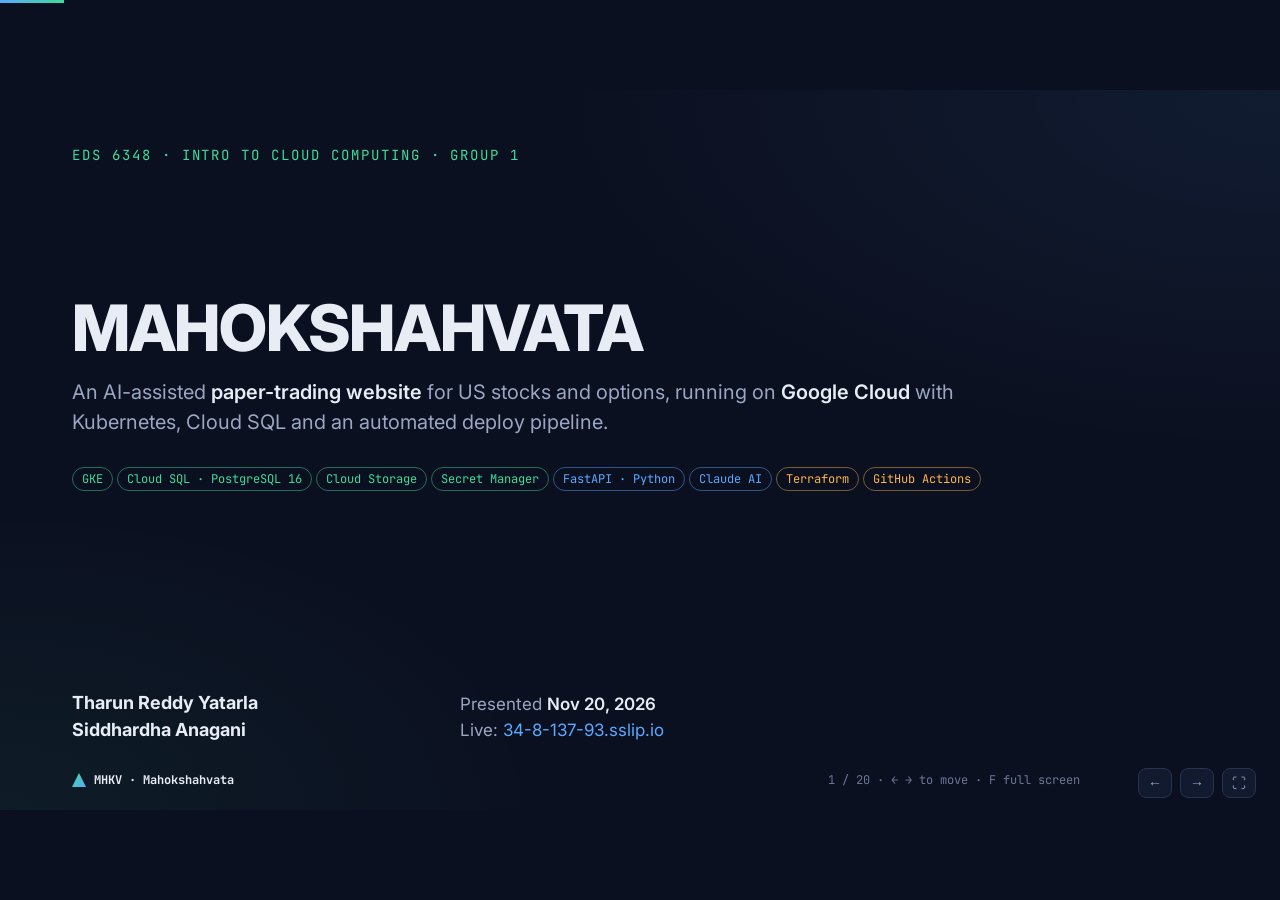
<file: presentation/index.html>
<!doctype html>
<html lang="en">
<head>
<meta charset="utf-8">
<meta name="viewport" content="width=device-width, initial-scale=1">
<title>Mahokshahvata: Final Presentation</title>
<meta name="description" content="Mahokshahvata: an AI-assisted paper-trading website on Google Cloud. EDS 6348 Intro to Cloud Computing, Group 1.">
<link rel="preconnect" href="https://fonts.googleapis.com">
<link rel="preconnect" href="https://fonts.gstatic.com" crossorigin>
<link href="https://fonts.googleapis.com/css2?family=Inter:wght@400;500;600;700;800&family=JetBrains+Mono:wght@400;600&display=swap" rel="stylesheet">
<style>
:root{
  --bg:#0b1020; --panel:#121a30; --panel2:#18223d; --line:#26324f;
  --text:#e8ecf5; --muted:#9aa6c2; --dim:#6b7796;
  --accent:#3ddc97; --accent2:#5aa9ff; --warn:#ffb547; --bad:#ff6b6b;
  --mono:'JetBrains Mono',ui-monospace,monospace; --sans:'Inter',system-ui,sans-serif;
}
*{box-sizing:border-box;margin:0;padding:0}
html,body{height:100%;background:var(--bg);color:var(--text);font-family:var(--sans);overflow:hidden}
#stage{position:fixed;inset:0;display:flex;align-items:center;justify-content:center}
#deck{width:1280px;height:720px;position:relative;transform-origin:center center}
.slide{position:absolute;inset:0;padding:56px 72px 64px;display:none;flex-direction:column;
  background:radial-gradient(1200px 600px at 100% 0%,rgba(90,169,255,.08),transparent 60%),
             radial-gradient(900px 500px at 0% 100%,rgba(61,220,151,.06),transparent 60%),var(--bg)}
.slide.active{display:flex;animation:in .35s ease}
@keyframes in{from{opacity:0;transform:translateY(8px)}to{opacity:1;transform:none}}
.kicker{font-family:var(--mono);font-size:14px;letter-spacing:.14em;text-transform:uppercase;color:var(--accent);margin-bottom:10px}
h1{font-size:64px;font-weight:800;letter-spacing:-.02em;line-height:1.05}
h2{font-size:40px;font-weight:800;letter-spacing:-.015em;line-height:1.1;margin-bottom:22px}
h3{font-size:18px;font-weight:700;margin-bottom:6px}
p,li{font-size:17px;line-height:1.5;color:var(--muted)}
b,strong{color:var(--text);font-weight:600}
code,.mono{font-family:var(--mono);font-size:13px;color:var(--accent2)}
ul{list-style:none}
ul.dots li{position:relative;padding-left:20px;margin:6px 0}
ul.dots li:before{content:"";position:absolute;left:2px;top:10px;width:7px;height:7px;border-radius:2px;background:var(--accent)}
.grid{display:grid;gap:16px}
.g2{grid-template-columns:1fr 1fr}.g3{grid-template-columns:repeat(3,1fr)}.g4{grid-template-columns:repeat(4,1fr)}
.card{background:var(--panel);border:1px solid var(--line);border-radius:14px;padding:18px 20px}
.card p{font-size:15px}.card li{font-size:15px}
.card .mono{display:block;margin-top:8px;font-size:12px}
.stat{background:var(--panel);border:1px solid var(--line);border-radius:14px;padding:18px 20px}
.stat .n{font-size:40px;font-weight:800;color:var(--text);letter-spacing:-.02em}
.stat .n.a{color:var(--accent)}.stat .n.b{color:var(--accent2)}.stat .n.w{color:var(--warn)}
.stat .l{font-size:14px;color:var(--muted);margin-top:2px}
.pill{display:inline-block;font-family:var(--mono);font-size:12px;padding:3px 9px;border-radius:999px;border:1px solid var(--line);color:var(--muted);margin:2px 4px 2px 0}
.pill.a{border-color:rgba(61,220,151,.45);color:var(--accent)}
.pill.b{border-color:rgba(90,169,255,.45);color:var(--accent2)}
.pill.w{border-color:rgba(255,181,71,.45);color:var(--warn)}
table{width:100%;border-collapse:collapse;font-size:15px}
th{text-align:left;font-weight:600;color:var(--dim);font-size:12px;letter-spacing:.08em;text-transform:uppercase;padding:8px 10px;border-bottom:1px solid var(--line)}
td{padding:8px 10px;border-bottom:1px solid var(--line);color:var(--muted);vertical-align:top}
td b{color:var(--text)}
.foot{position:absolute;left:72px;right:200px;bottom:22px;display:flex;justify-content:space-between;font-family:var(--mono);font-size:12px;color:var(--dim)}
.logo{display:inline-flex;align-items:center;gap:8px;color:var(--text);font-weight:700}
.logo i{width:14px;height:14px;background:linear-gradient(135deg,var(--accent),var(--accent2));clip-path:polygon(50% 0,100% 100%,0 100%)}
.spacer{flex:1}
.lead{font-size:20px;color:var(--muted);max-width:900px;line-height:1.5}
/* architecture */
.arch{display:grid;grid-template-columns:150px 30px 190px 30px 1fr;align-items:center;gap:0;margin-top:6px}
.node{background:var(--panel);border:1px solid var(--line);border-radius:12px;padding:12px 14px;font-size:14px;color:var(--muted)}
.node b{display:block;font-size:15px;margin-bottom:2px}
.node.hl{border-color:rgba(61,220,151,.5);box-shadow:0 0 0 1px rgba(61,220,151,.15) inset}
.node.hl2{border-color:rgba(90,169,255,.5)}
.arrow{text-align:center;color:var(--dim);font-size:20px}
.gke{background:var(--panel2);border:1px dashed rgba(90,169,255,.5);border-radius:14px;padding:14px}
.pods{display:flex;gap:8px;margin-top:8px}
.pod{flex:1;border:1px solid rgba(61,220,151,.5);border-radius:8px;padding:6px 8px;font-family:var(--mono);font-size:12px;color:var(--accent);text-align:center}
.pod.off{border-style:dashed;border-color:var(--line);color:var(--dim)}
/* pipeline */
.pipe{display:flex;align-items:stretch;gap:10px;margin:8px 0 18px}
.step{flex:1;background:var(--panel);border:1px solid var(--line);border-radius:12px;padding:14px;position:relative}
.step .t{font-family:var(--mono);font-size:12px;color:var(--accent);margin-bottom:4px}
.step p{font-size:14px}
.step.bad{border-color:rgba(255,107,107,.45)}.step.bad .t{color:var(--bad)}
/* timeline */
.tl{display:grid;grid-template-columns:repeat(6,1fr);gap:12px;margin-top:6px}
.tl .card{padding:14px 16px}
.tl .d{font-family:var(--mono);font-size:12px;color:var(--accent2)}
.tl h3{font-size:16px;margin:4px 0}
.tl p{font-size:13.5px}
/* bars */
.bar{display:flex;align-items:center;gap:12px;margin:9px 0}
.bar .k{width:210px;font-size:15px;color:var(--muted)}
.bar .v{height:22px;border-radius:6px;background:linear-gradient(90deg,var(--accent2),var(--accent))}
.bar .v.dim{background:var(--line)}
.bar .x{font-family:var(--mono);font-size:13px;color:var(--text)}
/* nav ui */
#ui{position:absolute;right:24px;bottom:12px;display:flex;gap:8px;align-items:center;font-family:var(--mono);font-size:12px;color:var(--dim);z-index:5}
#ui button{background:var(--panel);border:1px solid var(--line);color:var(--muted);border-radius:8px;width:34px;height:30px;cursor:pointer;font-size:14px}
#ui button:hover{color:var(--text);border-color:var(--accent2)}
#progress{position:fixed;left:0;top:0;height:3px;background:linear-gradient(90deg,var(--accent2),var(--accent));z-index:5;transition:width .3s}
a{color:var(--accent2);text-decoration:none}a:hover{text-decoration:underline}
.big-q{font-size:96px;font-weight:800;letter-spacing:-.03em;line-height:1}
</style>
</head>
<body>
<div id="progress"></div>
<div id="stage"><div id="deck">

<!-- 1 -->
<section class="slide" data-title="Title">
  <div class="kicker">EDS 6348 · Intro to Cloud Computing · Group 1</div>
  <div class="spacer" style="flex:.6"></div>
  <h1>MAHOKSHAHVATA</h1>
  <p class="lead" style="margin-top:16px">An AI-assisted <b>paper-trading website</b> for US stocks and options, running on <b>Google Cloud</b> with Kubernetes, Cloud SQL and an automated deploy pipeline.</p>
  <div style="margin-top:28px">
    <span class="pill a">GKE</span><span class="pill a">Cloud SQL · PostgreSQL 16</span><span class="pill a">Cloud Storage</span><span class="pill a">Secret Manager</span><span class="pill b">FastAPI · Python</span><span class="pill b">Claude AI</span><span class="pill w">Terraform</span><span class="pill w">GitHub Actions</span>
  </div>
  <div class="spacer"></div>
  <div class="grid g2" style="max-width:760px">
    <div><h3>Tharun Reddy Yatarla</h3><h3>Siddhardha Anagani</h3></div>
    <div><p>Presented <b>Nov 20, 2026</b></p><p>Live: <a href="https://34-8-137-93.sslip.io" target="_blank" rel="noopener">34-8-137-93.sslip.io</a></p></div>
  </div>
</section>

<!-- 2 -->
<section class="slide" data-title="Agenda">
  <div class="kicker">Agenda</div>
  <h2>What this deck covers</h2>
  <div class="grid g2" style="gap:12px 40px">
    <table><tbody>
      <tr><td class="mono">01</td><td><b>The problem and our answer</b></td></tr>
      <tr><td class="mono">02</td><td><b>The website:</b> six things you can do</td></tr>
      <tr><td class="mono">03</td><td><b>Market data:</b> where 4,000 stocks come from</td></tr>
      <tr><td class="mono">04</td><td><b>The autopilot:</b> rules and guardrails</td></tr>
      <tr><td class="mono">05</td><td><b>Architecture</b> on Google Cloud</td></tr>
      <tr><td class="mono">06</td><td><b>Every click</b> changes something in the cloud</td></tr>
      <tr><td class="mono">07</td><td><b>The database:</b> nine tables</td></tr>
      <tr><td class="mono">08</td><td><b>Security,</b> layer by layer</td></tr>
    </tbody></table>
    <table><tbody>
      <tr><td class="mono">09</td><td><b>Reliability:</b> built to stay up</td></tr>
      <tr><td class="mono">10</td><td><b>The pipeline:</b> push to live in under 3 minutes</td></tr>
      <tr><td class="mono">11</td><td><b>Monitoring</b> and alerts</td></tr>
      <tr><td class="mono">12</td><td><b>The journey:</b> laptop → VM → Kubernetes</td></tr>
      <tr><td class="mono">13</td><td><b>Problems we hit</b> and how we fixed them</td></tr>
      <tr><td class="mono">14</td><td><b>Cost:</b> $85 → $55–60 a month</td></tr>
      <tr><td class="mono">15</td><td><b>By the numbers,</b> next steps, live demo</td></tr>
    </tbody></table>
  </div>
</section>

<!-- 3 -->
<section class="slide" data-title="Problem">
  <div class="kicker">01 · Problem and solution</div>
  <h2>Practice investing, without risking a dollar</h2>
  <div class="grid g2" style="gap:24px">
    <div class="card">
      <h3 style="color:var(--bad)">Where we started</h3>
      <ul class="dots">
        <li>The app ran on <b>one laptop</b>: data in a local file, API keys in a <code>.env</code> file.</li>
        <li>Nobody else could use it, and if that laptop broke, everything was gone.</li>
        <li>No tests ran automatically and no record of who changed what.</li>
      </ul>
    </div>
    <div class="card">
      <h3 style="color:var(--accent)">What we built</h3>
      <ul class="dots">
        <li>A public website where anyone signs up and gets <b>$100,000 of simulated cash</b>.</li>
        <li>Real US stock prices, AI-labelled news, paper trades in stocks and options.</li>
        <li>Runs on <b>Google Cloud</b>: always on, self-healing, deployed on every push.</li>
      </ul>
    </div>
  </div>
  <div class="grid g4" style="margin-top:20px">
    <div class="stat"><div class="n a">$100,000</div><div class="l">simulated cash per account</div></div>
    <div class="stat"><div class="n">4,000</div><div class="l">largest US stocks tracked</div></div>
    <div class="stat"><div class="n b">5 min</div><div class="l">price refresh</div></div>
    <div class="stat"><div class="n w">$0</div><div class="l">real money ever traded</div></div>
  </div>
</section>

<!-- 4 -->
<section class="slide" data-title="Features">
  <div class="kicker">02 · The website</div>
  <h2>One website, six things you can do</h2>
  <div class="grid g3">
    <div class="card"><h3>📈 Market</h3><p>Search 4,000 US stocks, 90-day charts, a momentum rank and a plain-English explanation of each score.</p><span class="mono">GET /momentum</span></div>
    <div class="card"><h3>💼 Portfolio</h3><p>Buy and sell by shares (fractions to 6 decimals) or by dollars ("$100 of AAPL"), with a live preview and profit/loss.</p><span class="mono">POST /portfolio/{id}/trade-stock</span></div>
    <div class="card"><h3>📰 Sentiment</h3><p>Live market headlines, each labelled positive, negative or neutral by Claude and tagged with the stocks it mentions.</p><span class="mono">GET /news-sentiment</span></div>
    <div class="card"><h3>📊 Options</h3><p>Calls and puts with a cost preview. Premiums are bounded by intrinsic value, so no one can sell an option for free money.</p><span class="mono">POST /portfolio/{id}/trade-option</span></div>
    <div class="card"><h3>🤖 Autopilot</h3><p>Buys and sells by momentum rules, on a schedule during market hours or on demand, inside the user's risk limits.</p><span class="mono">POST /portfolio/{id}/autopilot/run</span></div>
    <div class="card"><h3>👤 Sign-in and profile</h3><p>Email and password or Google sign-in, a profile photo, password change. Failed sign-ins are rate-limited.</p><span class="mono">POST /auth/login</span></div>
  </div>
  <p style="margin-top:14px;font-size:14px">Plus a <b>Politicians</b> view of stock trades disclosed by members of Congress (Quiver Quantitative). 9 pages and 51 API endpoints in total.</p>
</section>

<!-- 5 -->
<section class="slide" data-title="Market data">
  <div class="kicker">03 · Market data</div>
  <h2>Where the prices and headlines come from</h2>
  <table>
    <thead><tr><th>Data</th><th>Source</th><th>How often</th><th>Why this way</th></tr></thead>
    <tbody>
      <tr><td><b>Stock list + live quotes</b></td><td>Nasdaq stock screener (top 4,000 US stocks by market value)</td><td><b>Every 5 min</b></td><td>One request returns every stock's price; free, about 15 minutes behind the market</td></tr>
      <tr><td><b>Price history</b></td><td>Yahoo Finance (yfinance)</td><td><b>Every 6 h</b></td><td>Momentum looks at weeks and months, so minute-level history isn't needed</td></tr>
      <tr><td><b>New listings</b></td><td>Yahoo Finance, for tickers Nasdaq hasn't listed yet</td><td>With quotes</td><td>Anthropic (<b>ANT</b>) was added on its IPO day, Nov 19, at rank 13 by market value</td></tr>
      <tr><td><b>News tone</b></td><td>Yahoo Finance headline feeds → <b>Claude Haiku 4.5</b></td><td>On page load, at most once a minute</td><td>An AI model reads tone better than keyword matching (still the fallback)</td></tr>
      <tr><td><b>Congress trades</b></td><td>Quiver Quantitative disclosures</td><td>On refresh</td><td>Stored in Cloud SQL, not a file on a server</td></tr>
    </tbody>
  </table>
  <div class="grid g3" style="margin-top:18px">
    <div class="stat"><div class="n">3,000 → 4,000</div><div class="l">stocks tracked (raised Nov 19)</div></div>
    <div class="stat"><div class="n b">~7 min</div><div class="l">to download history for all 4,000</div></div>
    <div class="stat"><div class="n a">Shared cache</div><div class="l">in Cloud Storage, so a new pod starts with data</div></div>
  </div>
</section>

<!-- 6 -->
<section class="slide" data-title="Autopilot">
  <div class="kicker">04 · The autopilot</div>
  <h2>Rules-based automation, with guardrails</h2>
  <div class="grid g2" style="gap:24px">
    <div>
      <div class="pipe" style="flex-direction:column;gap:8px;margin:0">
        <div class="step"><div class="t">1 · Universe</div><p>The <b>500 largest</b> US stocks by market value.</p></div>
        <div class="step"><div class="t">2 · Momentum</div><p>Keep only stocks rising and beating the <b>S&amp;P 500</b> (relative strength).</p></div>
        <div class="step"><div class="t">3 · News filter</div><p>Skip stocks whose recent headlines Claude labelled negative.</p></div>
        <div class="step"><div class="t">4 · Size and trade</div><p>Spread the cash over the top picks, inside the limits on the right.</p></div>
      </div>
    </div>
    <div class="card">
      <h3>Default limits (each user can change them)</h3>
      <table><tbody>
        <tr><td>Stocks held at once</td><td><b>8</b> (1–20)</td></tr>
        <tr><td>Most in one stock</td><td><b>15%</b> of the portfolio</td></tr>
        <tr><td>Cash it never spends</td><td><b>5%</b></td></tr>
        <tr><td>Stop-loss: sell a position down</td><td><b>12%</b> from cost</td></tr>
        <tr><td>Daily-loss kill switch</td><td><b>5%</b> below last close → pauses itself</td></tr>
        <tr><td>Trades per run</td><td><b>10</b> max</td></tr>
      </tbody></table>
      <p style="margin-top:10px;font-size:14px">It stops trading <b>30 minutes before the close</b>. With 2+ pods, only one runs it at a time (a PostgreSQL advisory lock).</p>
    </div>
  </div>
</section>

<!-- 7 -->
<section class="slide" data-title="Architecture">
  <div class="kicker">05 · Architecture</div>
  <h2>How the website connects to Google Cloud</h2>
  <div class="arch">
    <div class="node"><b>Browser</b>Customer on any device</div>
    <div class="arrow">→</div>
    <div class="node hl2"><b>HTTPS load balancer</b>Static IP 34.8.137.93 · Google-managed certificate · HTTP → HTTPS</div>
    <div class="arrow">→</div>
    <div class="gke">
      <b style="font-size:15px">GKE cluster · us-central1-a</b>
      <p style="font-size:13px">e2-medium nodes · autoscaled pods · each pod = the same container image</p>
      <div class="pods"><div class="pod">pod 1</div><div class="pod off">pod 2 (load)</div><div class="pod off">pod 3–4 (full mode)</div></div>
    </div>
  </div>
  <div class="grid g4" style="margin-top:22px">
    <div class="node hl"><b>Cloud SQL</b>PostgreSQL 16, private IP 10.27.48.3 only, TLS, 7 daily backups</div>
    <div class="node hl"><b>Cloud Storage</b>Private bucket: profile photos, market cache, sentiment history</div>
    <div class="node hl"><b>Secret Manager</b>DB password, Anthropic key; read into memory at startup</div>
    <div class="node hl"><b>Artifact Registry</b>One image per commit: <code>app:&lt;SHA&gt;</code></div>
    <div class="node"><b>Cloud Logging</b>One JSON line per request</div>
    <div class="node"><b>Cloud Monitoring</b>5xx metric, dashboard, email alert</div>
    <div class="node"><b>GitHub Actions</b>Test → build → deploy → check → rollback</div>
    <div class="node"><b>Firebase Auth</b>Google sign-in, no key file</div>
  </div>
  <p style="margin-top:14px;font-size:14px">The pods keep <b>no state</b>: kill one and nothing is lost. Everything is described in <b>Terraform</b> (31 resources).</p>
</section>

<!-- 8 -->
<section class="slide" data-title="Every click">
  <div class="kicker">06 · Every click changes something in the cloud</div>
  <h2>What each action writes, and where</h2>
  <table>
    <thead><tr><th>When a customer…</th><th>What changes</th><th>Where</th></tr></thead>
    <tbody>
      <tr><td><b>Signs up</b></td><td>User row, session, sign-in event, a portfolio with $100,000</td><td>Cloud SQL (4 rows)</td></tr>
      <tr><td><b>Signs in</b></td><td>New session + a <code>login</code> event (IP, browser, time)</td><td>Cloud SQL (2 rows)</td></tr>
      <tr><td><b>Buys a stock</b></td><td>Transaction + holding + cash balance, <b>all three or none</b>, with the portfolio row locked</td><td>Cloud SQL (1 transaction)</td></tr>
      <tr><td><b>Uploads a photo</b></td><td><code>avatars/&lt;user id&gt;/&lt;random&gt;.jpg</code>; the old photo is deleted</td><td>Cloud Storage</td></tr>
      <tr><td><b>Opens any page</b></td><td>One JSON log line: path, status, time taken</td><td>Cloud Logging</td></tr>
      <tr><td><b>Brings heavy traffic</b></td><td>CPU over 60% → the HPA adds pods; full nodes → GKE adds a node</td><td>GKE</td></tr>
      <tr><td><b>Gets a server error</b></td><td>The 5xx metric goes up → an alert email within a minute</td><td>Cloud Monitoring</td></tr>
    </tbody>
  </table>
</section>

<!-- 9 -->
<section class="slide" data-title="Database">
  <div class="kicker">07 · The database</div>
  <h2>What the database keeps: nine tables</h2>
  <div class="grid g3" style="gap:12px">
    <div class="card"><h3>users</h3><p>Email, name, password <b>hash</b> (scrypt), photo path</p></div>
    <div class="card"><h3>sessions</h3><p>Only the <b>SHA-256</b> of each sign-in token; 30-day expiry</p></div>
    <div class="card"><h3>auth_events</h3><p>Sign-up, sign-in, failed, throttled, sign-out; with IP and browser</p></div>
    <div class="card"><h3>portfolios</h3><p>Cash (a CHECK keeps it <b>never below $0</b>), autopilot settings</p></div>
    <div class="card"><h3>holdings</h3><p>Stocks and options held, average buy price</p></div>
    <div class="card"><h3>transactions</h3><p>Every order: BUY/SELL, quantity, price, time, customer or autopilot</p></div>
    <div class="card"><h3>snapshots</h3><p>One portfolio value per trading day (feeds the kill switch)</p></div>
    <div class="card"><h3>autopilot_runs</h3><p>Each run: trigger, status, trades made, notes</p></div>
    <div class="card"><h3>politician_trades</h3><p>Congressional stock-trade disclosures</p></div>
  </div>
  <div class="grid g4" style="margin-top:14px">
    <div class="stat"><div class="n a">39 / 39</div><div class="l">rows moved from Firestore, one transaction</div></div>
    <div class="stat"><div class="n">7</div><div class="l">daily backups kept</div></div>
    <div class="stat"><div class="n b">0</div><div class="l">public IPs on the database</div></div>
    <div class="stat"><div class="n w">0</div><div class="l">passwords or tokens stored in plain text</div></div>
  </div>
</section>

<!-- 10 -->
<section class="slide" data-title="Security">
  <div class="kicker">08 · Security</div>
  <h2>Security, layer by layer</h2>
  <div class="grid g2">
    <div class="card"><h3>🔒 In transit</h3><ul class="dots"><li>HTTPS only; plain HTTP gets a <b>301</b> redirect</li><li>Database connections require <b>TLS</b></li><li>Google-managed certificate, renewed automatically</li></ul></div>
    <div class="card"><h3>🔑 Sign-in</h3><ul class="dots"><li>Passwords hashed with <b>scrypt</b> and a random salt</li><li>One generic error message, so emails can't be guessed</li><li><b>5</b> failures per email or <b>20</b> per IP in 15 min → 429</li></ul></div>
    <div class="card"><h3>🗝️ Secrets and identity</h3><ul class="dots"><li>Keys in <b>Secret Manager</b>; nobody has seen the DB passwords</li><li>GitHub deploys through <b>Workload Identity</b>: no key files anywhere</li><li>Each service account gets only the roles it needs; container runs as non-root</li></ul></div>
    <div class="card"><h3>🗄️ Data</h3><ul class="dots"><li>Cloud SQL has <b>no public IP</b></li><li>Private bucket; a photo is only served to its owner</li><li>Photo type checked from the file's bytes, max 2 MB; prices from the server, never the browser</li></ul></div>
  </div>
</section>

<!-- 11 -->
<section class="slide" data-title="Reliability">
  <div class="kicker">09 · Reliability</div>
  <h2>Built to stay up</h2>
  <div class="grid g3">
    <div class="stat"><div class="n a">19 s</div><div class="l">a deleted pod was replaced and Ready</div></div>
    <div class="stat"><div class="n">2 → 4 → 2</div><div class="l">pods under load, then back down (HPA, 60% CPU)</div></div>
    <div class="stat"><div class="n a">668 / 668</div><div class="l">requests OK while a node was drained</div></div>
  </div>
  <div class="grid g2" style="margin-top:18px">
    <div class="card"><h3>Why it heals itself</h3><ul class="dots">
      <li><b>Readiness check</b> (<code>/ready</code>) includes the database: a pod gets traffic only when it can serve.</li>
      <li><b>Rolling updates</b> with <code>maxUnavailable: 0</code>: old pods serve until new ones are ready.</li>
      <li><b>Disruption budget</b> kept 1 pod up during node drains.</li>
    </ul></div>
    <div class="card"><h3>Real incident: Nov 19, 4,000 stocks</h3><ul class="dots">
      <li>The first 4,000-stock history download pushed CPU to <b>125%</b>.</li>
      <li>The HPA went to <b>4 pods</b> and GKE added a <b>3rd node</b>, with no errors.</li>
      <li>CPU settled to <b>3%</b>, and it scaled back down by itself.</li>
    </ul></div>
  </div>
</section>

<!-- 12 -->
<section class="slide" data-title="Pipeline">
  <div class="kicker">10 · The pipeline</div>
  <h2>Every push to master goes live, or rolls back</h2>
  <div class="pipe">
    <div class="step"><div class="t">1 · test</div><p>168 automated tests against a real PostgreSQL</p></div>
    <div class="step"><div class="t">2 · build</div><p>Docker image tagged with the commit SHA → Artifact Registry</p></div>
    <div class="step"><div class="t">3 · deploy</div><p><code>kubectl set image</code>, wait for the rollout</p></div>
    <div class="step"><div class="t">4 · check</div><p>Public URL: <code>/health</code> shows the new SHA, <code>/ready</code> is 200</p></div>
    <div class="step bad"><div class="t">5 · rollback</div><p>If 3 or 4 fails: <code>rollout undo</code>, verify the old version</p></div>
  </div>
  <div class="grid g4">
    <div class="stat"><div class="n a">2:53</div><div class="l">push to live (minutes)</div></div>
    <div class="stat"><div class="n">0</div><div class="l">key files: GitHub signs in with OIDC</div></div>
    <div class="stat"><div class="n b">31</div><div class="l">Terraform resources, plan: "No changes"</div></div>
    <div class="stat"><div class="n w">3</div><div class="l">failure paths tested (bad code, bad deploy, revert)</div></div>
  </div>
  <p style="margin-top:14px;font-size:14px">Tested Nov 8: broken code was stopped by the tests; a deploy on the wrong port was <b>rolled back automatically</b>. Docs-only commits use <code>[skip ci]</code>.</p>
</section>

<!-- 13 -->
<section class="slide" data-title="Monitoring">
  <div class="kicker">11 · Monitoring</div>
  <h2>We know when something breaks</h2>
  <div class="grid g3">
    <div class="card"><h3>Logs</h3><p>Every request writes one <b>JSON line</b> (path, status, duration) to Cloud Logging. No passwords or tokens in logs.</p></div>
    <div class="card"><h3>Metric and alert</h3><p>Log-based metric <code>app_http_5xx</code> counts server errors. Above 0 in a minute → <b>email alert</b>; a "recovered" email when it clears.</p></div>
    <div class="card"><h3>Dashboard</h3><p>5xx per minute, load-balancer requests by response class, CPU and memory per pod, container restarts, the alert's state.</p></div>
  </div>
  <div class="grid g2" style="margin-top:18px">
    <div class="card"><h3>Proof (Nov 8)</h3><p>3 controlled 500 errors → the metric went 0 → 3 → incident opened → email arrived → closed after a quiet minute.</p></div>
    <div class="card"><h3>Budget alerts</h3><p>Billing alerts at <b>$10 / $25 / $50</b>, so a runaway cost shows up early.</p></div>
  </div>
</section>

<!-- 14 -->
<section class="slide" data-title="Journey">
  <div class="kicker">12 · The journey</div>
  <h2>From a laptop to Kubernetes in six milestones</h2>
  <div class="tl">
    <div class="card"><div class="d">Sep 21</div><h3>Local app</h3><p>FastAPI, momentum engine, paper trading, SQLite and a <code>.env</code> file.</p></div>
    <div class="card"><div class="d">Milestone 2</div><h3>First VM</h3><p>An e2-micro on Compute Engine, reachable by IP.</p></div>
    <div class="card"><div class="d">Milestone 3</div><h3>Containers</h3><p>Docker Compose + Caddy on the VM; images in Artifact Registry.</p></div>
    <div class="card"><div class="d">Milestone 4 · Oct 18</div><h3>State off the VM</h3><p>Cloud SQL, Cloud Storage, Secret Manager; Firestore → Postgres, 39/39 rows.</p></div>
    <div class="card"><div class="d">Milestone 5 · Oct 24</div><h3>Kubernetes</h3><p>GKE, HTTPS load balancer, autoscaling, self-healing, zero-downtime tests.</p></div>
    <div class="card"><div class="d">Milestone 6 · Nov 8</div><h3>Automation</h3><p>CI/CD with rollback, Terraform, logs, metric, dashboard, alert.</p></div>
  </div>
  <div class="grid g3" style="margin-top:18px">
    <div class="card"><h3>Nov 18</h3><p>Restarted after a pause since Nov 9; new Anthropic key; headlines labelled by Claude again.</p></div>
    <div class="card"><h3>Nov 19</h3><p>Stock list 3,000 → 4,000; Anthropic (ANT) added on its IPO day; a $0-price bug fixed.</p></div>
    <div class="card"><h3>Nov 20</h3><p>Final presentation, then <b>low-cost mode</b>: 1 pod, 1 node, same link.</p></div>
  </div>
</section>

<!-- 15 -->
<section class="slide" data-title="Problems">
  <div class="kicker">13 · Problems we hit</div>
  <h2>What went wrong, and what we changed</h2>
  <table>
    <thead><tr><th>Problem</th><th>Cause</th><th>Fix</th></tr></thead>
    <tbody>
      <tr><td><b>Option sales could create unlimited cash</b></td><td>Any typed premium was accepted</td><td>Premium bounded by intrinsic value, stock price and strike</td></tr>
      <tr><td><b>Browser could set its own prices</b></td><td><code>mark-to-market</code> trusted client prices</td><td>Server uses only tracked prices</td></tr>
      <tr><td><b>Pods crash-looped on restart</b></td><td>Pods started before Cloud SQL was up</td><td>Restart order: database → nodes → pods; <code>/ready</code> checks the DB</td></tr>
      <tr><td><b>Idle DB connection dropped</b></td><td>Cloud SQL cut silent connections ("SSL EOF")</td><td>TCP keepalives on the connection</td></tr>
      <tr><td><b>New IPO missing (ANT)</b></td><td>Nasdaq's screener lists IPOs days late</td><td>Extra-tickers list filled from Yahoo until Nasdaq has it</td></tr>
      <tr><td><b>Trade preview returned 500</b></td><td>A $0.00 price → divide by zero</td><td>$0 means "no price found" → clear 404; 3 new tests</td></tr>
      <tr><td><b>Headlines fell back to keywords</b></td><td>Anthropic API key rejected</td><td>New key as Secret Manager version 2, pods restarted</td></tr>
    </tbody>
  </table>
</section>

<!-- 16 -->
<section class="slide" data-title="Cost">
  <div class="kicker">14 · Cost</div>
  <h2>From $85 to $55–60 a month, same link</h2>
  <div class="grid g2" style="gap:28px">
    <div>
      <h3 style="margin-bottom:8px">Low-cost mode, per month (since Nov 20)</h3>
      <div class="bar"><div class="k">1 GKE node (e2-medium)</div><div class="v" style="width:250px"></div><div class="x">~$25</div></div>
      <div class="bar"><div class="k">HTTPS load balancer</div><div class="v" style="width:180px"></div><div class="x">~$18</div></div>
      <div class="bar"><div class="k">Cloud SQL (db-f1-micro)</div><div class="v" style="width:100px"></div><div class="x">~$10</div></div>
      <div class="bar"><div class="k">Old VM disk + IP</div><div class="v dim" style="width:80px"></div><div class="x">~$8</div></div>
      <div class="bar"><div class="k">Registry, storage</div><div class="v dim" style="width:10px"></div><div class="x">&lt;$1</div></div>
      <div class="bar"><div class="k">GKE cluster fee</div><div class="v dim" style="width:2px"></div><div class="x">$0 (free tier)</div></div>
    </div>
    <div>
      <table>
        <thead><tr><th>Mode</th><th>Pods</th><th>Nodes</th><th>$/month</th></tr></thead>
        <tbody>
          <tr><td><b>Full</b> (presented)</td><td>2–4</td><td>2–3</td><td>~$85</td></tr>
          <tr><td><b>Low-cost</b> (now)</td><td>1–2</td><td>1–2</td><td>~$55–60</td></tr>
          <tr><td><b>Off</b></td><td>0</td><td>0</td><td>~$15–20</td></tr>
        </tbody>
      </table>
      <p style="margin-top:12px;font-size:14px">Switching takes one command per piece; the steps are in the README ("Turning it up, down or off"). Trade-off of 1 pod: about a minute of downtime if it is replaced.</p>
    </div>
  </div>
</section>

<!-- 17 -->
<section class="slide" data-title="Numbers">
  <div class="kicker">15 · By the numbers</div>
  <h2>The project in numbers</h2>
  <div class="grid g4">
    <div class="stat"><div class="n a">100</div><div class="l">commits, Sep 21 → Nov 20</div></div>
    <div class="stat"><div class="n">168</div><div class="l">automated tests on every push</div></div>
    <div class="stat"><div class="n b">51</div><div class="l">API endpoints</div></div>
    <div class="stat"><div class="n">9</div><div class="l">web pages</div></div>
    <div class="stat"><div class="n">~8,600</div><div class="l">lines of Python</div></div>
    <div class="stat"><div class="n a">4,000</div><div class="l">US stocks tracked</div></div>
    <div class="stat"><div class="n b">9</div><div class="l">database tables</div></div>
    <div class="stat"><div class="n w">31</div><div class="l">cloud resources in Terraform</div></div>
  </div>
</section>

<!-- 18 -->
<section class="slide" data-title="Next steps">
  <div class="kicker">What we'd change before real users</div>
  <h2>From class project to production</h2>
  <table>
    <thead><tr><th>Today</th><th>For real users</th></tr></thead>
    <tbody>
      <tr><td>One zone, one database</td><td>Regional GKE cluster and high-availability Cloud SQL</td></tr>
      <tr><td>Sign-in limit kept in each pod's memory</td><td>A shared store (Redis) or Cloud Armor rate limits</td></tr>
      <tr><td>Public test endpoint <code>/debug/fail</code></td><td>Removed</td></tr>
      <tr><td>Alert on any single 5xx</td><td>Alert on ~1% errors for 5 minutes, with an on-call rota</td></tr>
      <tr><td>Prices ~15 min delayed</td><td>A licensed real-time feed, streamed instead of polled</td></tr>
      <tr><td>sslip.io address</td><td>A custom domain</td></tr>
      <tr><td>Rules-based autopilot</td><td>A trained ranking model (e.g. LightGBM) with a walk-forward backtest</td></tr>
    </tbody>
  </table>
</section>

<!-- 19 -->
<section class="slide" data-title="Demo">
  <div class="kicker">Live demo</div>
  <h2>Try it yourself</h2>
  <div class="grid g4">
    <div class="card"><div class="mono" style="margin:0 0 6px">step 1</div><h3>Sign up and buy</h3><p>Create an account, get $100,000, buy "$100 of AAPL".</p></div>
    <div class="card"><div class="mono" style="margin:0 0 6px">step 2</div><h3>See it in Cloud SQL</h3><p>The order appears as the newest row in <code>transactions</code>.</p></div>
    <div class="card"><div class="mono" style="margin:0 0 6px">step 3</div><h3>Find it in the logs</h3><p>The request's JSON line in Cloud Logging.</p></div>
    <div class="card"><div class="mono" style="margin:0 0 6px">step 4</div><h3>Break a pod</h3><p><code>kubectl delete pod</code> and watch a new one become Ready.</p></div>
  </div>
  <div class="spacer"></div>
  <p class="lead">Live at <a href="https://34-8-137-93.sslip.io" target="_blank" rel="noopener"><b>https://34-8-137-93.sslip.io</b></a></p>
  <p style="margin-top:6px">Code: <a href="https://github.com/tharun-yatarla02/Mahokshahvata" target="_blank" rel="noopener">github.com/tharun-yatarla02/Mahokshahvata</a></p>
  <div class="spacer"></div>
</section>

<!-- 20 -->
<section class="slide" data-title="Thank you">
  <div class="spacer"></div>
  <div class="big-q">Thank you</div>
  <p class="lead" style="margin-top:18px">Questions?</p>
  <p style="margin-top:28px">Tharun Reddy Yatarla · Siddhardha Anagani · EDS 6348 Group 1</p>
  <p style="margin-top:6px"><a href="https://34-8-137-93.sslip.io" target="_blank" rel="noopener">34-8-137-93.sslip.io</a> · <a href="https://github.com/tharun-yatarla02/Mahokshahvata" target="_blank" rel="noopener">GitHub</a></p>
  <div class="spacer"></div>
  <p style="font-size:13px;color:var(--dim)">No real money is traded. Every portfolio is simulated. Prices are about 15 minutes delayed.</p>
</section>


<div id="ui">
  <button id="prev" aria-label="Previous slide">←</button>
  <button id="next" aria-label="Next slide">→</button>
  <button id="fs" aria-label="Full screen">⛶</button>
</div>
</div></div>

<script>
(function(){
  var slides=[].slice.call(document.querySelectorAll('.slide'));
  var deck=document.getElementById('deck'), bar=document.getElementById('progress');
  slides.forEach(function(s,i){
    var f=document.createElement('div'); f.className='foot';
    f.innerHTML='<span class="logo"><i></i>MHKV · Mahokshahvata</span><span>'+(i+1)+' / '+slides.length+' · ← → to move · F full screen</span>';
    s.appendChild(f);
  });
  var cur=0;
  function fromHash(){var n=parseInt((location.hash||'').replace('#',''),10);return (n>=1&&n<=slides.length)?n-1:0}
  function show(i,push){
    cur=Math.max(0,Math.min(slides.length-1,i));
    slides.forEach(function(s,j){s.classList.toggle('active',j===cur)});
    bar.style.width=((cur+1)/slides.length*100)+'%';
    document.title='Mahokshahvata · '+slides[cur].dataset.title;
    var h='#'+(cur+1); if(location.hash!==h){history[push?'pushState':'replaceState'](null,'',h)}
  }
  function fit(){var s=Math.min(window.innerWidth/1280,window.innerHeight/720);deck.style.transform='scale('+s+')'}
  function fs(){if(!document.fullscreenElement){document.documentElement.requestFullscreen&&document.documentElement.requestFullscreen()}else{document.exitFullscreen()}}
  document.addEventListener('keydown',function(e){
    if(e.metaKey||e.ctrlKey||e.altKey)return;
    var k=e.key;
    if(k==='ArrowRight'||k==='PageDown'||k===' '){e.preventDefault();show(cur+1,true)}
    else if(k==='ArrowLeft'||k==='PageUp'){e.preventDefault();show(cur-1,true)}
    else if(k==='Home'){show(0,true)}else if(k==='End'){show(slides.length-1,true)}
    else if(k==='f'||k==='F'){fs()}
  });
  document.getElementById('prev').onclick=function(){show(cur-1,true)};
  document.getElementById('next').onclick=function(){show(cur+1,true)};
  document.getElementById('fs').onclick=fs;
  var tx=null;
  document.addEventListener('touchstart',function(e){tx=e.touches[0].clientX},{passive:true});
  document.addEventListener('touchend',function(e){if(tx===null)return;var dx=e.changedTouches[0].clientX-tx;if(Math.abs(dx)>40)show(cur+(dx<0?1:-1),true);tx=null});
  window.addEventListener('hashchange',function(){show(fromHash(),false)});
  window.addEventListener('resize',fit);
  fit(); show(fromHash(),false);
})();
</script>
</body>
</html>
</file>
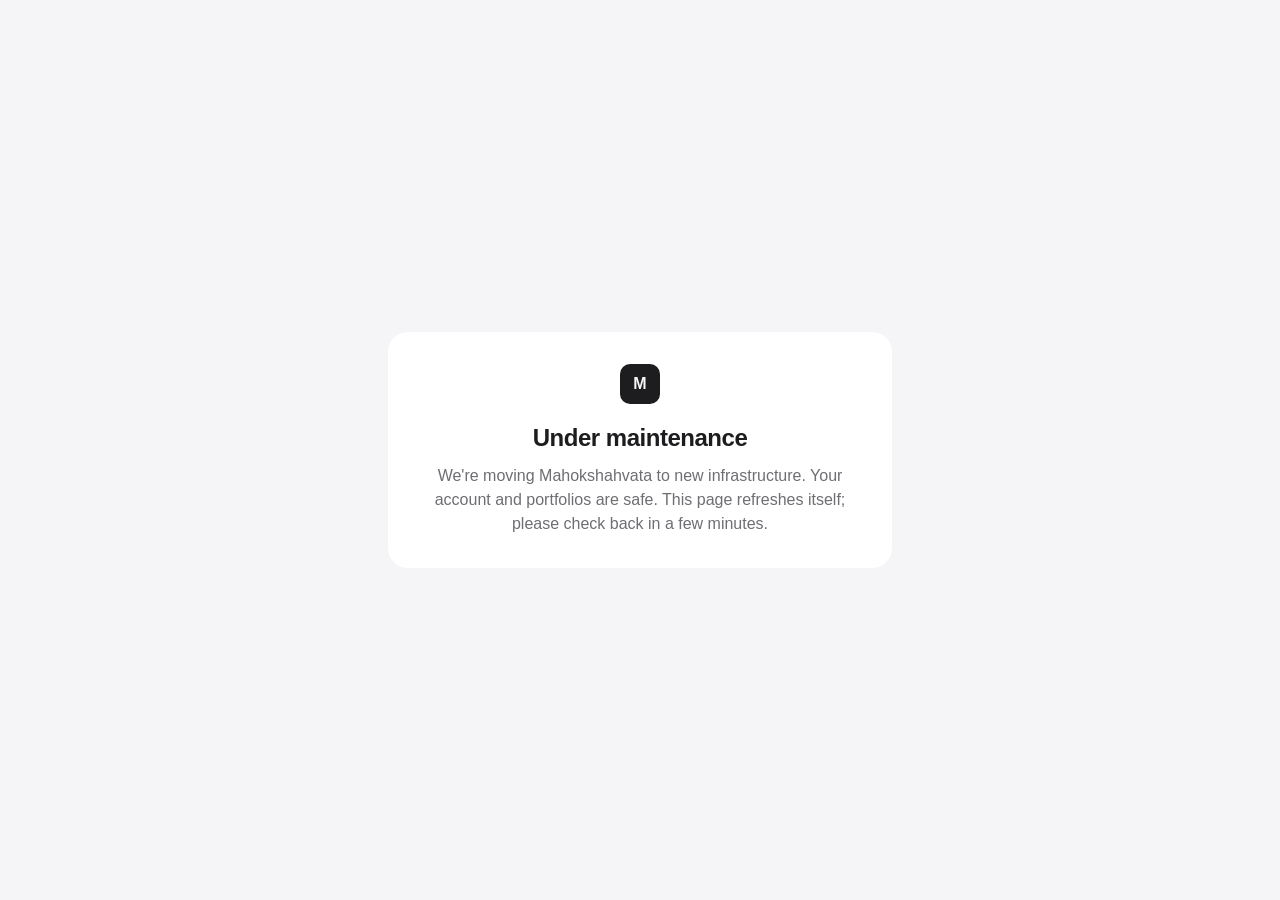
<file: deploy/maintenance/index.html>
<!doctype html>
<html lang="en">
<head>
  <meta charset="utf-8">
  <meta name="viewport" content="width=device-width, initial-scale=1">
  <meta http-equiv="refresh" content="30">
  <title>Under maintenance · Mahokshahvata</title>
  <style>
    :root { color-scheme: light dark; --bg: #f5f5f7; --card: #fff; --text: #1d1d1f; --muted: #6e6e73; }
    @media (prefers-color-scheme: dark) { :root { --bg: #000; --card: #1c1c1e; --text: #f5f5f7; --muted: #a1a1a6; } }
    body { margin: 0; min-height: 100vh; display: grid; place-items: center; padding: 16px; box-sizing: border-box;
           background: var(--bg); color: var(--text); font: 16px/1.5 -apple-system, BlinkMacSystemFont, "Segoe UI", sans-serif; }
    .card { max-width: 440px; background: var(--card); border-radius: 20px; padding: 32px; text-align: center; }
    .mark { width: 40px; height: 40px; border-radius: 10px; margin: 0 auto 16px; display: grid; place-items: center;
            background: var(--text); color: var(--bg); font-weight: 700; }
    h1 { font-size: 1.5rem; margin: 0 0 8px; letter-spacing: -0.02em; }
    p { margin: 0; color: var(--muted); }
  </style>
</head>
<body>
  <div class="card">
    <div class="mark">M</div>
    <h1>Under maintenance</h1>
    <p>We're moving Mahokshahvata to new infrastructure. Your account and portfolios are safe. This page refreshes itself; please check back in a few minutes.</p>
  </div>
</body>
</html>
</file>
